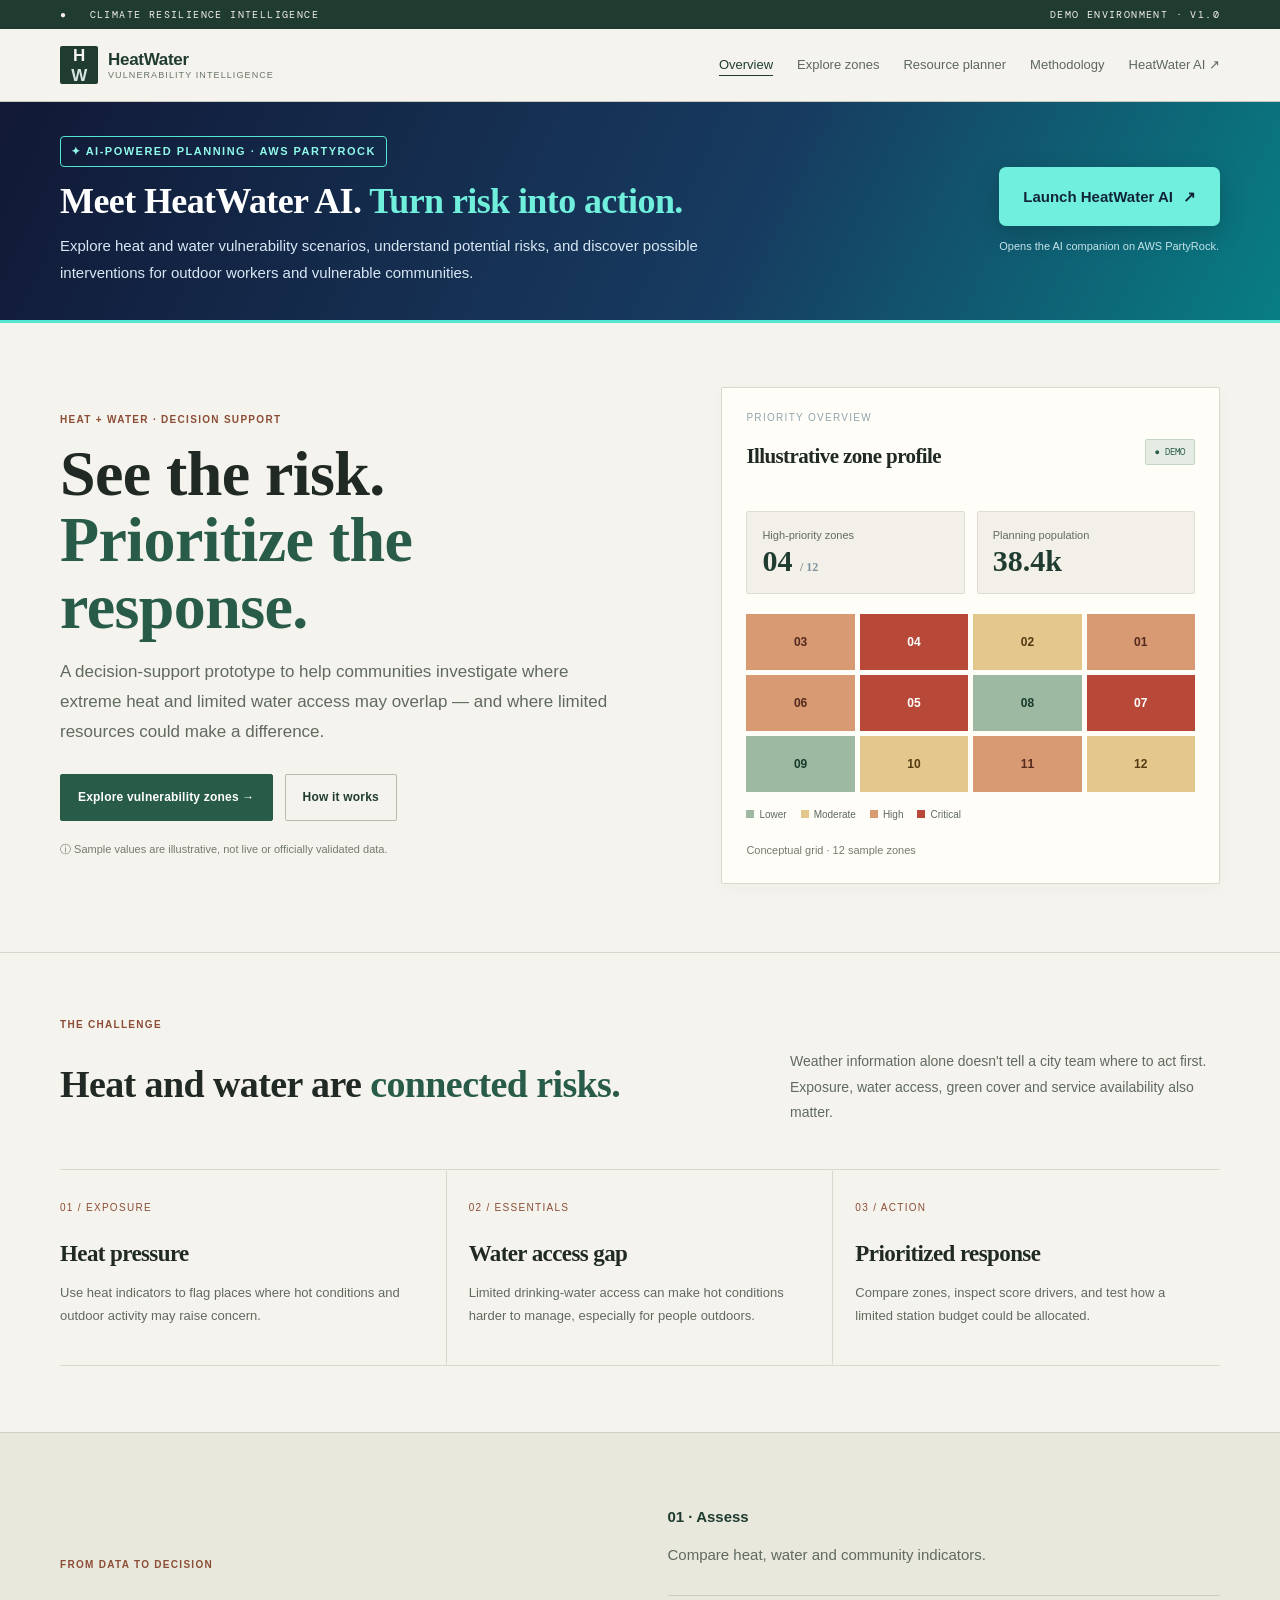
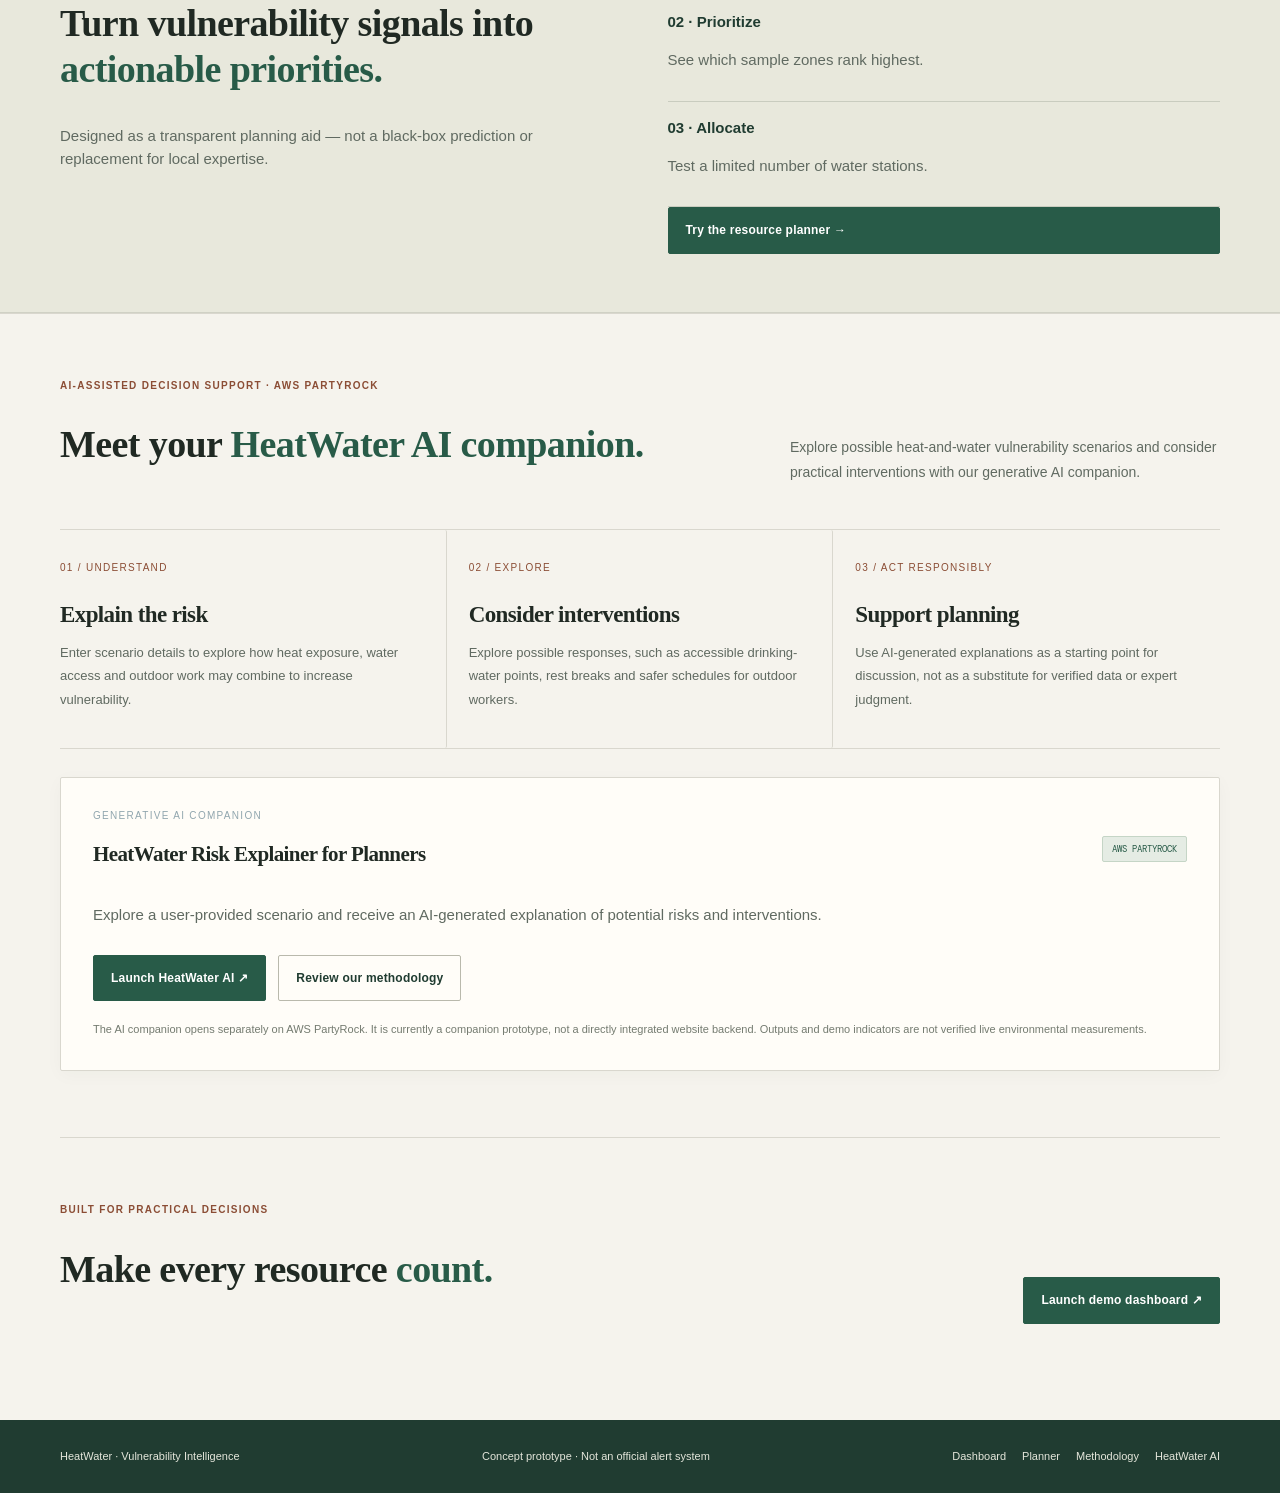
<file: index.html>
<!doctype html>
<html lang="en">
<head>
  <meta charset="utf-8">
  <meta name="viewport" content="width=device-width,initial-scale=1">
  <title>HeatWater | Climate Resilience Intelligence</title>
  <link rel="stylesheet" href="styles.css">
</head>
<body>
  <div class="top">
    ● &nbsp; CLIMATE RESILIENCE INTELLIGENCE
    <span style="float:right">DEMO ENVIRONMENT · V1.0</span>
  </div>

  <header>
    <div class="wrap nav">
      <a class="brand" href="index.html">
        <span class="mark">H<span style="color:#d6e6e1">W</span></span>
        <span>HeatWater<small>VULNERABILITY INTELLIGENCE</small></span>
      </a>
      <nav class="navlinks">
        <a class="active" href="index.html">Overview</a>
        <a href="dashboard.html">Explore zones</a>
        <a href="planner.html">Resource planner</a>
        <a href="methodology.html">Methodology</a>
        <a href="#heatwater-ai">HeatWater AI ↗</a>
      </nav>
    </div>
  </header>

  <main>
    
<!-- FEATURED AWS AI LAUNCH BANNER -->
<section id="featured-ai" style="
  background:linear-gradient(115deg,#111936 0%,#173b60 58%,#087e83 100%);
  color:#ffffff;
  padding:34px 24px;
  border-bottom:3px solid #55e6d1;
">
  <div style="
    max-width:1160px;
    margin:0 auto;
    display:flex;
    align-items:center;
    justify-content:space-between;
    gap:28px;
    flex-wrap:wrap;
  ">
    <div style="flex:1;min-width:260px;">
      <div style="
        display:inline-block;
        padding:6px 10px;
        border:1px solid #55e6d1;
        border-radius:4px;
        color:#8ff8e8;
        font-size:11px;
        font-weight:700;
        letter-spacing:1.5px;
        margin-bottom:14px;
      ">
        ✦ AI-POWERED PLANNING · AWS PARTYROCK
      </div>

      <h2 style="
        margin:0 0 10px;
        color:#ffffff;
        font-size:clamp(25px,3vw,36px);
        line-height:1.15;
      ">
        Meet HeatWater AI.
        <span style="color:#70f0dc;">Turn risk into action.</span>
      </h2>

      <p style="
        max-width:650px;
        margin:0;
        color:#d8e7f4;
        font-size:15px;
        line-height:1.8;
      ">
        Explore heat and water vulnerability scenarios, understand
        potential risks, and discover possible interventions for
        outdoor workers and vulnerable communities.
      </p>
    </div>

    <div style="min-width:220px;">
      <a
        href="https://partyrock.aws/u/deepika68/bjuSpLj20/HeatWater-Risk-Explainer-for-Planners/"
        target="_blank"
        rel="noopener noreferrer"
        style="
          display:inline-flex;
          align-items:center;
          justify-content:center;
          gap:10px;
          padding:16px 22px;
          background:#70f0dc;
          color:#10243a;
          border:2px solid #70f0dc;
          border-radius:7px;
          font-size:15px;
          font-weight:800;
          text-decoration:none;
          box-shadow:0 8px 24px rgba(0,0,0,.18);
        "
      >
        Launch HeatWater AI <span aria-hidden="true">↗</span>
      </a>

      <p style="
        margin:12px 0 0;
        color:#c6e3e8;
        font-size:11px;
        line-height:1.6;
      ">
        Opens the AI companion on AWS PartyRock.
      </p>
    </div>
  </div>
</section>
<!-- END FEATURED AWS AI LAUNCH BANNER -->

    <section class="wrap hero">
      <div>
        <div class="eyebrow">HEAT + WATER · DECISION SUPPORT</div>
        <h1>See the risk.<br><em>Prioritize the response.</em></h1>
        <p>
          A decision-support prototype to help communities investigate
          where extreme heat and limited water access may overlap —
          and where limited resources could make a difference.
        </p>
        <div class="actions">
          <a class="button primary" href="dashboard.html">
            Explore vulnerability zones →
          </a>
          <a class="button secondary" href="methodology.html">
            How it works
          </a>
        </div>
        <div class="note">
          ⓘ Sample values are illustrative, not live or officially validated data.
        </div>
      </div>

      <div class="visual">
        <div class="visual-head">
          <div>
            <div class="label">PRIORITY OVERVIEW</div>
            <h3>Illustrative zone profile</h3>
          </div>
          <span class="tag">● DEMO</span>
        </div>
        <div class="metrics">
          <div class="metric">
            <span>High-priority zones</span>
            <strong>04 <small style="font-size:12px;color:#7d929b">/ 12</small></strong>
          </div>
          <div class="metric">
            <span>Planning population</span>
            <strong>38.4k</strong>
          </div>
        </div>
        <div class="mapgrid">
          <button class="tile high">03</button>
          <button class="tile critical">04</button>
          <button class="tile moderate">02</button>
          <button class="tile high">01</button>
          <button class="tile high">06</button>
          <button class="tile critical">05</button>
          <button class="tile low">08</button>
          <button class="tile critical">07</button>
          <button class="tile low">09</button>
          <button class="tile moderate">10</button>
          <button class="tile high">11</button>
          <button class="tile moderate">12</button>
        </div>
        <div class="legend">
          <span><i class="low"></i>Lower</span>
          <span><i class="moderate"></i>Moderate</span>
          <span><i class="high"></i>High</span>
          <span><i class="critical"></i>Critical</span>
        </div>
        <div class="note">Conceptual grid · 12 sample zones</div>
      </div>
    </section>

    <section class="section">
      <div class="wrap">
        <div class="sectionhead">
          <div>
            <div class="eyebrow">THE CHALLENGE</div>
            <h2>Heat and water are <em>connected risks.</em></h2>
          </div>
          <p>
            Weather information alone doesn't tell a city team where to act first.
            Exposure, water access, green cover and service availability also matter.
          </p>
        </div>

        <div class="cards">
          <article class="card">
            <span class="number">01 / EXPOSURE</span>
            <h3>Heat pressure</h3>
            <p>
              Use heat indicators to flag places where hot conditions and
              outdoor activity may raise concern.
            </p>
          </article>
          <article class="card">
            <span class="number">02 / ESSENTIALS</span>
            <h3>Water access gap</h3>
            <p>
              Limited drinking-water access can make hot conditions harder
              to manage, especially for people outdoors.
            </p>
          </article>
          <article class="card">
            <span class="number">03 / ACTION</span>
            <h3>Prioritized response</h3>
            <p>
              Compare zones, inspect score drivers, and test how a limited
              station budget could be allocated.
            </p>
          </article>
        </div>
      </div>
    </section>

    <section class="band">
      <div class="wrap bandgrid">
        <div>
          <div class="eyebrow">FROM DATA TO DECISION</div>
          <h2>Turn vulnerability signals into <em>actionable priorities.</em></h2>
          <p>
            Designed as a transparent planning aid — not a black-box
            prediction or replacement for local expertise.
          </p>
        </div>
        <div class="steps">
          <div class="step">
            <b>01 · Assess</b>
            <p>Compare heat, water and community indicators.</p>
          </div>
          <div class="step">
            <b>02 · Prioritize</b>
            <p>See which sample zones rank highest.</p>
          </div>
          <div class="step">
            <b>03 · Allocate</b>
            <p>Test a limited number of water stations.</p>
          </div>
          <a class="button primary" href="planner.html">
            Try the resource planner →
          </a>
        </div>
      </div>
    </section>

    <!-- NEW: AWS PARTYROCK AI COMPANION -->
    <section class="section" id="heatwater-ai">
      <div class="wrap">
        <div class="sectionhead">
          <div>
            <div class="eyebrow">AI-ASSISTED DECISION SUPPORT · AWS PARTYROCK</div>
            <h2>Meet your <em>HeatWater AI companion.</em></h2>
          </div>
          <p>
            Explore possible heat-and-water vulnerability scenarios
            and consider practical interventions with our generative
            AI companion.
          </p>
        </div>

        <div class="cards">
          <article class="card">
            <span class="number">01 / UNDERSTAND</span>
            <h3>Explain the risk</h3>
            <p>
              Enter scenario details to explore how heat exposure,
              water access and outdoor work may combine to increase vulnerability.
            </p>
          </article>

          <article class="card">
            <span class="number">02 / EXPLORE</span>
            <h3>Consider interventions</h3>
            <p>
              Explore possible responses, such as accessible drinking-water
              points, rest breaks and safer schedules for outdoor workers.
            </p>
          </article>

          <article class="card">
            <span class="number">03 / ACT RESPONSIBLY</span>
            <h3>Support planning</h3>
            <p>
              Use AI-generated explanations as a starting point for discussion,
              not as a substitute for verified data or expert judgment.
            </p>
          </article>
        </div>

        <div class="visual" style="margin-top:28px;padding:32px">
          <div class="visual-head">
            <div>
              <div class="label">GENERATIVE AI COMPANION</div>
              <h3>HeatWater Risk Explainer for Planners</h3>
            </div>
            <span class="tag">AWS PARTYROCK</span>
          </div>

          <p>
            Explore a user-provided scenario and receive an AI-generated
            explanation of potential risks and interventions.
          </p>

          <div class="actions">
            <a
              class="button primary"
              href="https://partyrock.aws/u/deepika68/bjuSpLj20/HeatWater-Risk-Explainer-for-Planners/"
              target="_blank"
              rel="noopener noreferrer">
              Launch HeatWater AI ↗
            </a>
            <a class="button secondary" href="methodology.html">
              Review our methodology
            </a>
          </div>

          <div class="note">
            The AI companion opens separately on AWS PartyRock.
            It is currently a companion prototype, not a directly
            integrated website backend. Outputs and demo indicators
            are not verified live environmental measurements.
          </div>
        </div>
      </div>
    </section>

    <section class="wrap section">
      <div class="sectionhead">
        <div>
          <div class="eyebrow">BUILT FOR PRACTICAL DECISIONS</div>
          <h2>Make every resource <em>count.</em></h2>
        </div>
        <a class="button primary" href="dashboard.html">
          Launch demo dashboard ↗
        </a>
      </div>
    </section>
  </main>

  <footer class="footer">
    <div class="wrap footrow">
      <span>HeatWater · Vulnerability Intelligence</span>
      <span>Concept prototype · Not an official alert system</span>
      <div class="footlinks">
        <a href="dashboard.html">Dashboard</a>
        <a href="planner.html">Planner</a>
        <a href="methodology.html">Methodology</a>
        <a href="#heatwater-ai">HeatWater AI</a>
      </div>
    </div>
  </footer>
</body>
</html>
</file>
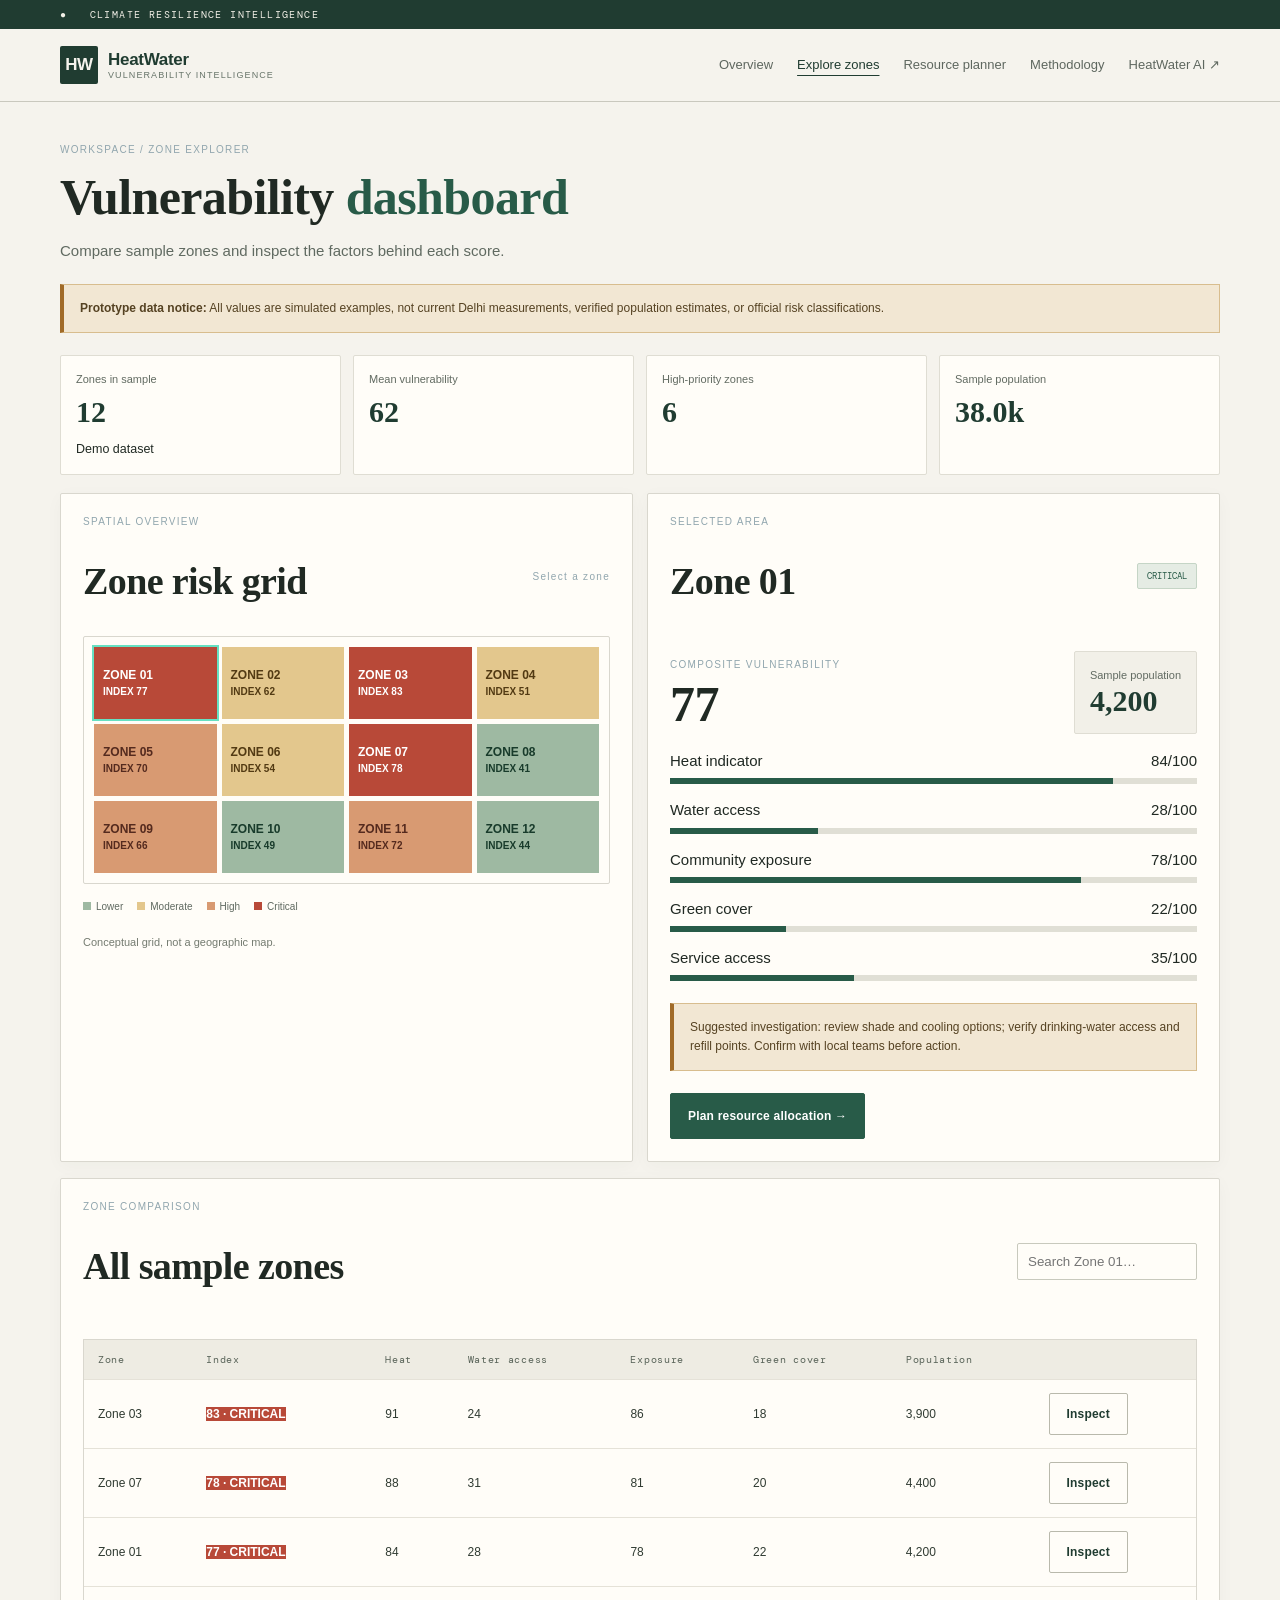
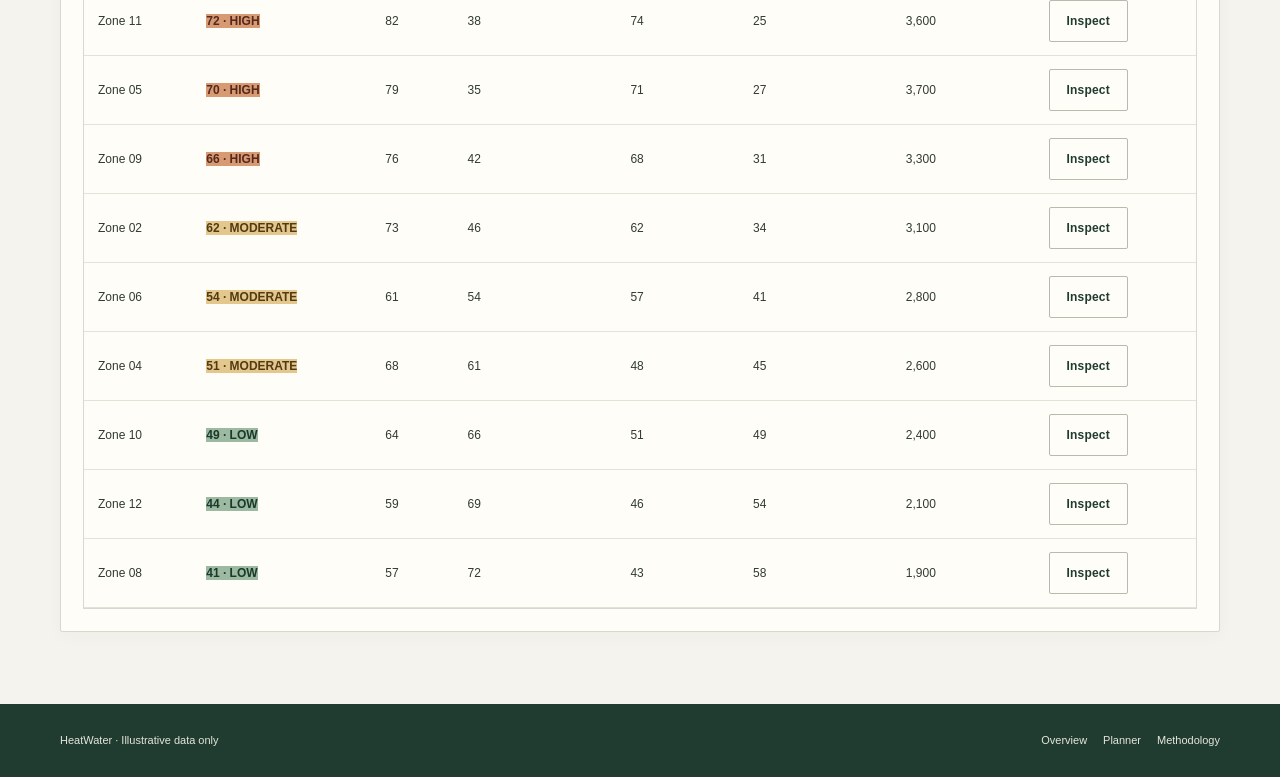
<file: dashboard.html>
<!doctype html><html lang="en"><head><meta charset="utf-8"><meta name="viewport" content="width=device-width,initial-scale=1"><title>Explore Zones | HeatWater</title><link rel="stylesheet" href="styles.css"></head><body><div class="top">● &nbsp; CLIMATE RESILIENCE INTELLIGENCE</div><header><div class="wrap nav"><a class="brand" href="index.html"><span class="mark">HW</span><span>HeatWater<small>VULNERABILITY INTELLIGENCE</small></span></a><nav class="navlinks"><a href="index.html">Overview</a><a class="active" href="dashboard.html">Explore zones</a><a href="planner.html">Resource planner</a><a href="methodology.html">Methodology</a><a href="index.html#heatwater-ai">HeatWater AI ↗</a></nav></div></header><main class="wrap page"><div class="kicker">WORKSPACE / ZONE EXPLORER</div><h1>Vulnerability <em>dashboard</em></h1><p class="sublead">Compare sample zones and inspect the factors behind each score.</p><div class="notice"><b>Prototype data notice:</b> All values are simulated examples, not current Delhi measurements, verified population estimates, or official risk classifications.</div><div class="statgrid"><div class="metric"><span>Zones in sample</span><strong>12</strong><small>Demo dataset</small></div><div class="metric"><span>Mean vulnerability</span><strong id="mean">—</strong></div><div class="metric"><span>High-priority zones</span><strong id="highcount">—</strong></div><div class="metric"><span>Sample population</span><strong id="pop">—</strong></div></div><div class="twocol"><section class="panel"><div class="row-between"><div><div class="label">SPATIAL OVERVIEW</div><h2>Zone risk grid</h2></div><span class="label">Select a zone</span></div><div id="grid" class="mapbig"></div><div class="legend"><span><i class="low"></i>Lower</span><span><i class="moderate"></i>Moderate</span><span><i class="high"></i>High</span><span><i class="critical"></i>Critical</span></div><p class="note">Conceptual grid, not a geographic map.</p></section><section class="panel"><div class="row-between"><div><div class="label">SELECTED AREA</div><h2 id="zname">Zone 01</h2></div><span id="badge" class="tag">—</span></div><div class="row-between" style="margin:15px 0"><div><span class="label">COMPOSITE VULNERABILITY</span><h1 id="score" style="margin:4px 0">—</h1></div><div class="metric"><span>Sample population</span><strong id="zpop">—</strong></div></div><div id="bars"></div><div class="notice" id="action">Select a zone.</div><a class="button primary" href="planner.html">Plan resource allocation →</a></section></div><section class="panel" style="margin-top:16px"><div class="row-between"><div><div class="label">ZONE COMPARISON</div><h2>All sample zones</h2></div><input class="search" id="search" placeholder="Search Zone 01…" aria-label="Search zones"></div><div class="tablewrap"><table><thead><tr><th>Zone</th><th>Index</th><th>Heat</th><th>Water access</th><th>Exposure</th><th>Green cover</th><th>Population</th><th></th></tr></thead><tbody id="rows"></tbody></table></div></section></main><footer class="footer"><div class="wrap footrow"><span>HeatWater · Illustrative data only</span><div class="footlinks"><a href="index.html">Overview</a><a href="planner.html">Planner</a><a href="methodology.html">Methodology</a></div></div></footer><script src="app.js"></script></body></html>
</file>
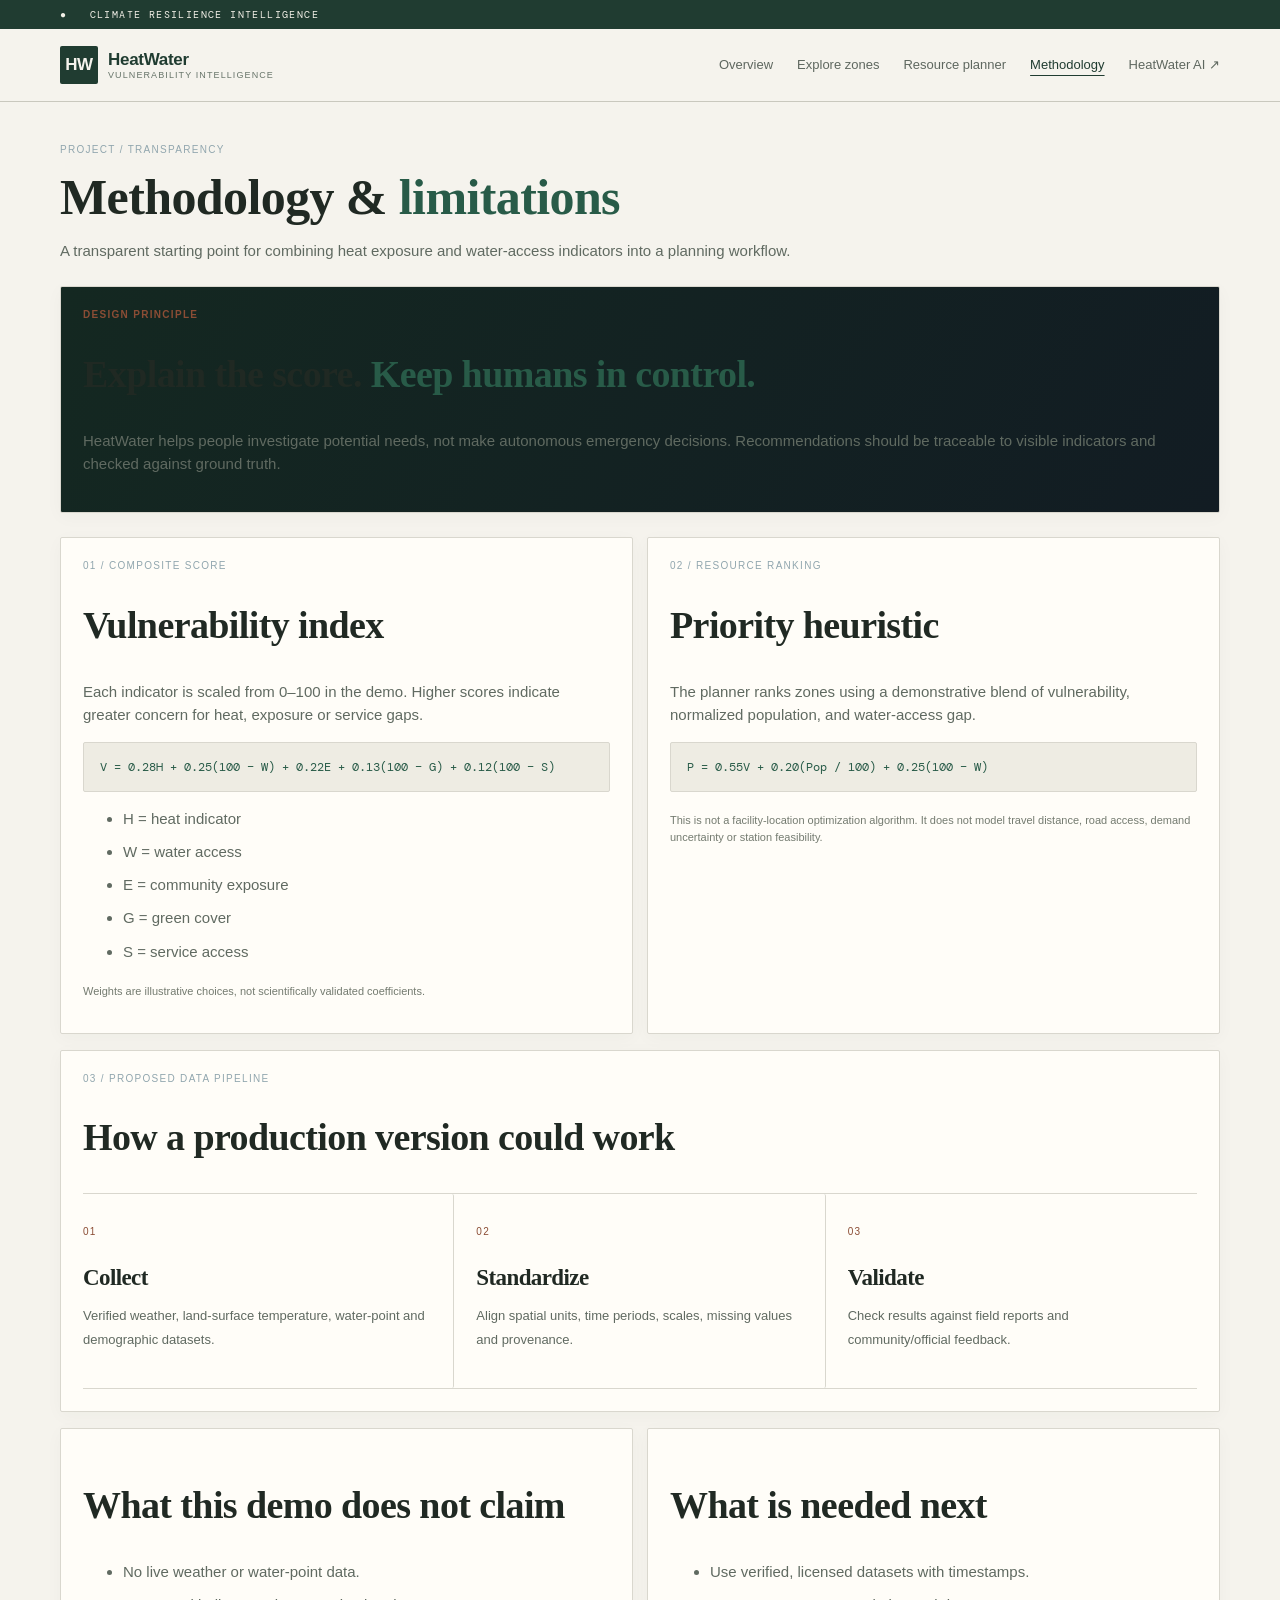
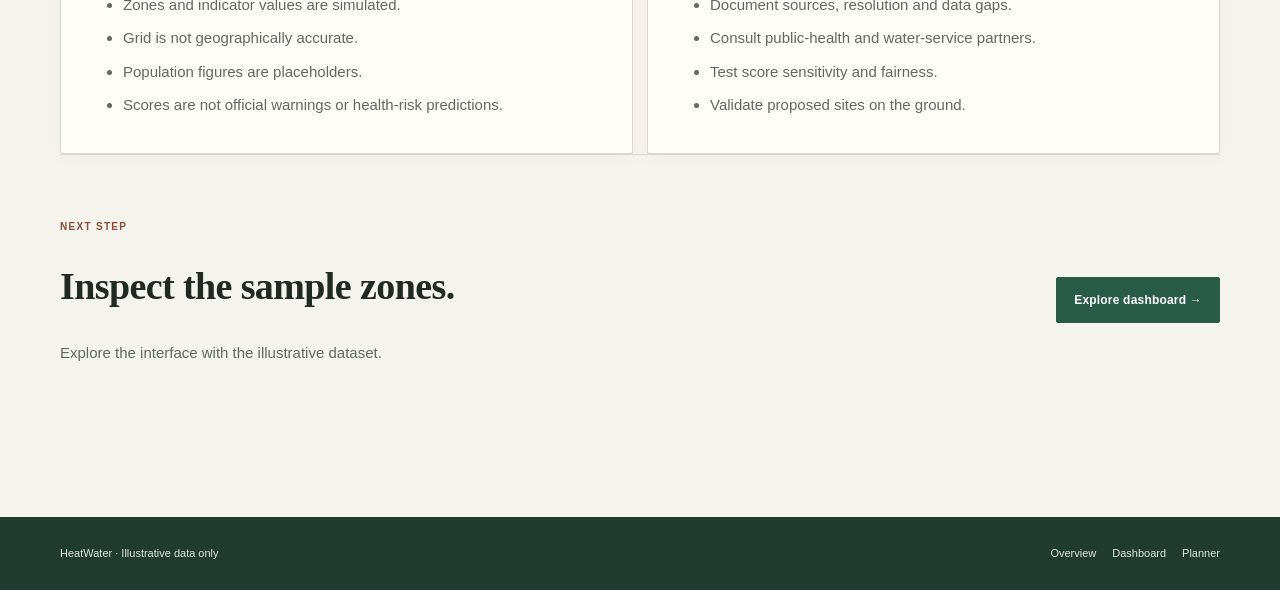
<file: methodology.html>
<!doctype html><html lang="en"><head><meta charset="utf-8"><meta name="viewport" content="width=device-width,initial-scale=1"><title>Methodology | HeatWater</title><link rel="stylesheet" href="styles.css"></head><body><div class="top">● &nbsp; CLIMATE RESILIENCE INTELLIGENCE</div><header><div class="wrap nav"><a class="brand" href="index.html"><span class="mark">HW</span><span>HeatWater<small>VULNERABILITY INTELLIGENCE</small></span></a><nav class="navlinks"><a href="index.html">Overview</a><a href="dashboard.html">Explore zones</a><a href="planner.html">Resource planner</a><a class="active" href="methodology.html">Methodology</a><a href="index.html#heatwater-ai">HeatWater AI ↗</a></nav></div></header><main class="wrap page"><div class="kicker">PROJECT / TRANSPARENCY</div><h1>Methodology & <em>limitations</em></h1><p class="sublead">A transparent starting point for combining heat exposure and water-access indicators into a planning workflow.</p><section class="panel" style="margin:24px 0;background:linear-gradient(120deg,#142821,#121c23)"><div class="eyebrow">DESIGN PRINCIPLE</div><h2>Explain the score. <em>Keep humans in control.</em></h2><p>HeatWater helps people investigate potential needs, not make autonomous emergency decisions. Recommendations should be traceable to visible indicators and checked against ground truth.</p></section><div class="twocol"><section class="panel"><div class="label">01 / COMPOSITE SCORE</div><h2>Vulnerability index</h2><p>Each indicator is scaled from 0–100 in the demo. Higher scores indicate greater concern for heat, exposure or service gaps.</p><div class="formula">V = 0.28H + 0.25(100 − W) + 0.22E + 0.13(100 − G) + 0.12(100 − S)</div><ul class="list"><li>H = heat indicator</li><li>W = water access</li><li>E = community exposure</li><li>G = green cover</li><li>S = service access</li></ul><p class="note">Weights are illustrative choices, not scientifically validated coefficients.</p></section><section class="panel"><div class="label">02 / RESOURCE RANKING</div><h2>Priority heuristic</h2><p>The planner ranks zones using a demonstrative blend of vulnerability, normalized population, and water-access gap.</p><div class="formula">P = 0.55V + 0.20(Pop / 100) + 0.25(100 − W)</div><p class="note">This is not a facility-location optimization algorithm. It does not model travel distance, road access, demand uncertainty or station feasibility.</p></section></div><section class="panel" style="margin-top:16px"><div class="label">03 / PROPOSED DATA PIPELINE</div><h2>How a production version could work</h2><div class="cards"><div class="card"><span class="number">01</span><h3>Collect</h3><p>Verified weather, land-surface temperature, water-point and demographic datasets.</p></div><div class="card"><span class="number">02</span><h3>Standardize</h3><p>Align spatial units, time periods, scales, missing values and provenance.</p></div><div class="card"><span class="number">03</span><h3>Validate</h3><p>Check results against field reports and community/official feedback.</p></div></div></section><div class="twocol" style="margin-top:16px"><section class="panel"><h2>What this demo does not claim</h2><ul class="list"><li>No live weather or water-point data.</li><li>Zones and indicator values are simulated.</li><li>Grid is not geographically accurate.</li><li>Population figures are placeholders.</li><li>Scores are not official warnings or health-risk predictions.</li></ul></section><section class="panel"><h2>What is needed next</h2><ul class="list"><li>Use verified, licensed datasets with timestamps.</li><li>Document sources, resolution and data gaps.</li><li>Consult public-health and water-service partners.</li><li>Test score sensitivity and fairness.</li><li>Validate proposed sites on the ground.</li></ul></section></div><section class="section"><div class="row-between"><div><div class="eyebrow">NEXT STEP</div><h2>Inspect the sample zones.</h2><p>Explore the interface with the illustrative dataset.</p></div><a class="button primary" href="dashboard.html">Explore dashboard →</a></div></section></main><footer class="footer"><div class="wrap footrow"><span>HeatWater · Illustrative data only</span><div class="footlinks"><a href="index.html">Overview</a><a href="dashboard.html">Dashboard</a><a href="planner.html">Planner</a></div></div></footer></body></html>
</file>
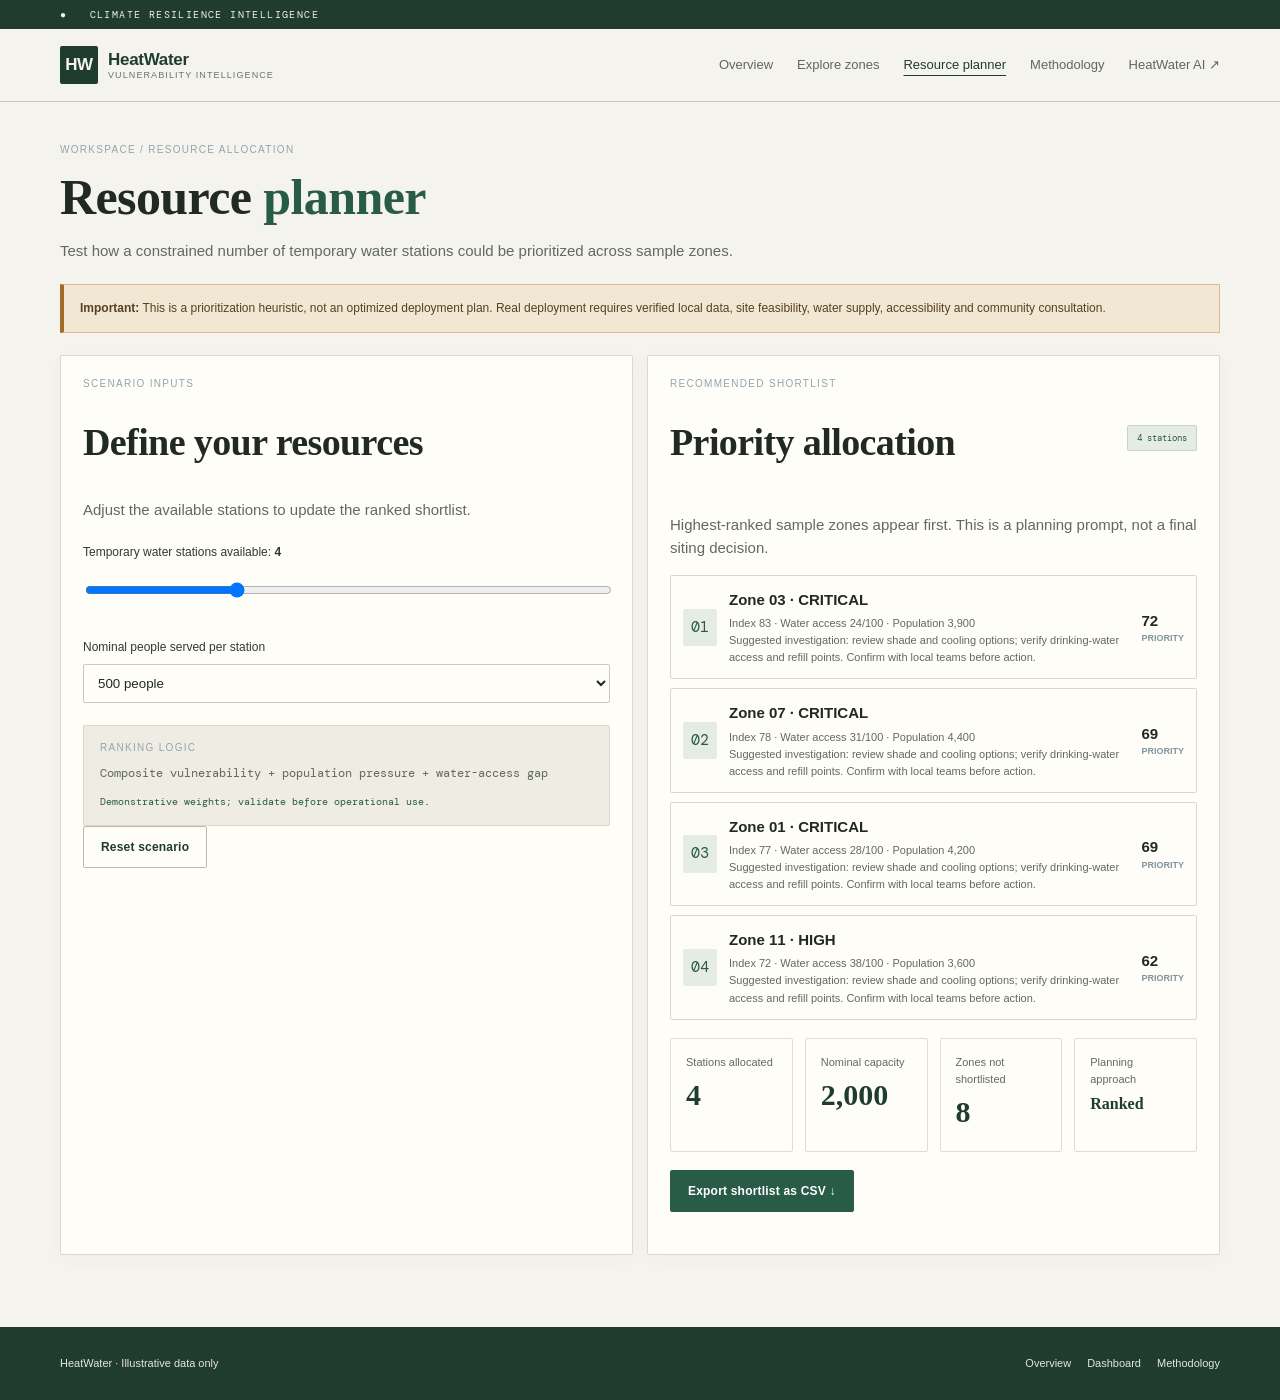
<file: planner.html>
<!doctype html><html lang="en"><head><meta charset="utf-8"><meta name="viewport" content="width=device-width,initial-scale=1"><title>Resource Planner | HeatWater</title><link rel="stylesheet" href="styles.css"></head><body><div class="top">● &nbsp; CLIMATE RESILIENCE INTELLIGENCE</div><header><div class="wrap nav"><a class="brand" href="index.html"><span class="mark">HW</span><span>HeatWater<small>VULNERABILITY INTELLIGENCE</small></span></a><nav class="navlinks"><a href="index.html">Overview</a><a href="dashboard.html">Explore zones</a><a class="active" href="planner.html">Resource planner</a><a href="methodology.html">Methodology</a><a href="index.html#heatwater-ai">HeatWater AI ↗</a></nav></div></header><main class="wrap page"><div class="kicker">WORKSPACE / RESOURCE ALLOCATION</div><h1>Resource <em>planner</em></h1><p class="sublead">Test how a constrained number of temporary water stations could be prioritized across sample zones.</p><div class="notice"><b>Important:</b> This is a prioritization heuristic, not an optimized deployment plan. Real deployment requires verified local data, site feasibility, water supply, accessibility and community consultation.</div><div class="twocol"><section class="panel planner"><div class="label">SCENARIO INPUTS</div><h2>Define your resources</h2><p>Adjust the available stations to update the ranked shortlist.</p><label for="stations">Temporary water stations available: <b id="stationval">4</b></label><input id="stations" type="range" min="1" max="12" value="4"><label for="capacity">Nominal people served per station</label><select id="capacity"><option value="250">250 people</option><option value="500" selected>500 people</option><option value="750">750 people</option><option value="1000">1,000 people</option></select><div class="formula" style="margin-top:22px"><div class="label">RANKING LOGIC</div><p>Composite vulnerability + population pressure + water-access gap</p><small>Demonstrative weights; validate before operational use.</small></div><button class="button secondary" id="reset">Reset scenario</button></section><section class="panel"><div class="row-between"><div><div class="label">RECOMMENDED SHORTLIST</div><h2>Priority allocation</h2></div><span class="tag" id="stationtag">4 stations</span></div><p>Highest-ranked sample zones appear first. This is a planning prompt, not a final siting decision.</p><div id="allocations" class="allocation"></div><div class="statgrid"><div class="metric"><span>Stations allocated</span><strong id="allocated">4</strong></div><div class="metric"><span>Nominal capacity</span><strong id="capTotal">2,000</strong></div><div class="metric"><span>Zones not shortlisted</span><strong id="unserved">8</strong></div><div class="metric"><span>Planning approach</span><strong style="font-size:16px">Ranked</strong></div></div><button class="button primary" id="export">Export shortlist as CSV ↓</button><p id="status" class="note" aria-live="polite"></p></section></div></main><footer class="footer"><div class="wrap footrow"><span>HeatWater · Illustrative data only</span><div class="footlinks"><a href="index.html">Overview</a><a href="dashboard.html">Dashboard</a><a href="methodology.html">Methodology</a></div></div></footer><script src="app.js"></script></body></html>
</file>
<file: styles.css>
@import url('https://fonts.googleapis.com/css2?family=DM+Mono:wght@400;500&family=DM+Sans:wght@400;500;700&family=Manrope:wght@500;600;700;800&display=swap');
:root{--bg:#0b1116;--panel:#121c23;--line:#293942;--text:#eaf1f3;--muted:#96a8b0;--mint:#66e0c2;--amber:#ffb36b;--red:#ff777b}*{box-sizing:border-box}body{margin:0;background:var(--bg);color:var(--text);font:14px 'DM Sans',sans-serif;line-height:1.6}a{color:inherit;text-decoration:none}.wrap{width:min(1120px,calc(100% - 36px));margin:auto}.top{padding:8px max(18px,calc((100vw - 1120px)/2));background:#070c10;color:#91a4ac;font:10px 'DM Mono';letter-spacing:1px;border-bottom:1px solid var(--line)}header{position:sticky;top:0;z-index:4;background:#0d151aee;backdrop-filter:blur(12px);border-bottom:1px solid var(--line)}.nav{height:76px;display:flex;align-items:center;gap:28px}.brand{font:800 17px Manrope;letter-spacing:-.5px;display:flex;align-items:center;gap:10px;white-space:nowrap}.mark{display:grid;place-items:center;width:38px;height:38px;border:1px solid #3d6b60;border-radius:10px;color:var(--mint);background:#132a25}.brand small{display:block;font:9px 'DM Mono';letter-spacing:1px;color:#8ca0a8}.navlinks{display:flex;gap:22px;margin-left:auto}.navlinks a{font-size:12px;color:#a8b7bd}.navlinks a:hover,.navlinks a.active{color:var(--mint)}.button{display:inline-block;border:1px solid #3d5a58;padding:12px 16px;border-radius:7px;font-weight:700;font-size:12px;cursor:pointer}.primary{background:var(--mint);color:#092019;border-color:var(--mint)}.secondary{color:var(--text)}.eyebrow,.kicker,.label{font:10px 'DM Mono';letter-spacing:1.2px;color:#91a6ae}.eyebrow{color:var(--mint)}h1,h2,h3{font-family:Manrope,sans-serif;line-height:1.2;letter-spacing:-.8px}h1{font-size:clamp(38px,5vw,60px);margin:16px 0}h1 em,h2 em{font-style:normal;color:var(--mint)}h2{font-size:30px}p{color:var(--muted)}.hero{display:grid;grid-template-columns:1.1fr .9fr;gap:60px;align-items:center;padding-top:75px;padding-bottom:75px}.hero p{max-width:600px;line-height:1.9}.actions{display:flex;gap:12px;flex-wrap:wrap;margin-top:26px}.note{font-size:11px;color:#7e929b;margin-top:20px}.visual,.panel,.card{background:var(--panel);border:1px solid var(--line);border-radius:10px;padding:22px}.visual-head,.row-between{display:flex;align-items:center;justify-content:space-between;gap:14px}.tag{font:9px 'DM Mono';color:var(--mint);background:#16332c;border:1px solid #2a574b;border-radius:20px;padding:6px 9px}.metrics{display:grid;grid-template-columns:repeat(2,1fr);gap:10px;margin:20px 0}.metric{background:#0c151a;border:1px solid var(--line);border-radius:7px;padding:13px}.metric span{display:block;color:#8da1a9;font-size:10px}.metric strong{font:700 25px Manrope}.mapgrid{display:grid;grid-template-columns:repeat(4,1fr);gap:7px}.tile{border:1px solid #ffffff22;border-radius:5px;min-height:55px;color:white;font:11px 'DM Mono';cursor:pointer}.low{background:#347f6d}.moderate{background:#a9864b}.high{background:#bd6c45}.critical{background:#a7464e}.legend{display:flex;gap:14px;flex-wrap:wrap;font-size:10px;color:#90a2aa;margin-top:15px}.legend i{display:inline-block;width:8px;height:8px;border-radius:2px;margin-right:5px}.section{padding:65px 0;border-top:1px solid var(--line)}.sectionhead{display:flex;justify-content:space-between;align-items:end;gap:30px;margin-bottom:26px}.sectionhead p{max-width:430px}.cards{display:grid;grid-template-columns:repeat(3,1fr);gap:14px}.card h3{margin-bottom:8px}.card p{font-size:12px;line-height:1.8}.number{font:10px 'DM Mono';color:var(--mint)}.band{background:#101c21;border-block:1px solid var(--line);padding:55px 0}.bandgrid{display:grid;grid-template-columns:1fr 1fr;gap:55px;align-items:center}.steps{display:grid;gap:12px}.step{border-bottom:1px solid var(--line);padding:10px 0}.step b{color:var(--text)}.footer{border-top:1px solid var(--line);background:#070d11;padding:28px 0;color:#82959d;font-size:11px}.footrow{display:flex;justify-content:space-between;gap:20px;align-items:center}.footlinks{display:flex;gap:16px}.page{padding:45px 0 70px}.page h1{font-size:43px}.sublead{max-width:760px}.notice{padding:14px 16px;border:1px solid #665333;background:#241f17;border-radius:7px;margin:22px 0;color:#ead5ad;font-size:12px}.statgrid{display:grid;grid-template-columns:repeat(4,1fr);gap:12px;margin:18px 0}.statgrid .metric strong{display:block;margin:7px 0}.twocol{display:grid;grid-template-columns:1fr 1fr;gap:16px}.threecol{display:grid;grid-template-columns:repeat(3,1fr);gap:12px}.mapbig{display:grid;grid-template-columns:repeat(4,1fr);gap:8px;background:#0c151a;border:1px solid var(--line);border-radius:8px;padding:14px}.mapbig .tile{min-height:75px;text-align:left;padding:9px}.mapbig .tile b,.mapbig .tile small{display:block}.mapbig small{margin-top:4px}.bar{height:6px;background:#2b3b42;border-radius:8px;overflow:hidden;margin:6px 0 14px}.bar span{display:block;height:100%;background:var(--mint)}.tablewrap{overflow:auto;margin-top:18px}table{width:100%;border-collapse:collapse;white-space:nowrap;font-size:11px}th,td{text-align:left;padding:12px;border-bottom:1px solid var(--line)}th{font:9px 'DM Mono';color:#81969e;background:#0c151a}td{color:#b8c6cb}.search,select,input[type=range]{background:#0b1318;border:1px solid #36474f;color:var(--text);padding:10px;border-radius:6px}.search{width:180px}.planner label{display:block;margin:22px 0 8px;color:#d2dcdf;font-size:12px}.planner input[type=range],.planner select{width:100%}.allocation{display:grid;gap:9px;margin:16px 0}.allocitem{display:grid;grid-template-columns:34px 1fr auto;gap:12px;align-items:center;padding:12px;border:1px solid var(--line);border-radius:7px;background:#0c151a}.rank{background:#183a31;color:var(--mint);padding:7px;border-radius:5px;text-align:center;font-family:'DM Mono'}.allocitem p{font-size:11px;margin:4px 0 0}.formula{padding:16px;background:#0b1318;border:1px solid var(--line);border-radius:7px;color:var(--mint);font:12px 'DM Mono';overflow-wrap:anywhere}.list li{margin:10px 0;color:var(--muted)}button{font-family:inherit}@media(max-width:800px){.nav{height:auto;min-height:70px;flex-wrap:wrap;padding:12px 0}.navlinks{order:3;width:100%;overflow:auto;margin:0;padding-bottom:5px}.hero,.bandgrid,.twocol{grid-template-columns:1fr;gap:28px}.hero{padding-top:45px;padding-bottom:45px}.cards{grid-template-columns:1fr}.sectionhead{display:block}.statgrid{grid-template-columns:repeat(2,1fr)}.footrow{align-items:flex-start;flex-wrap:wrap}.page h1{font-size:35px}}@media(max-width:460px){.wrap{width:calc(100% - 24px)}.brand{font-size:15px}.navlinks{gap:16px}.navlinks a{white-space:nowrap;font-size:11px}.visual,.panel,.card{padding:15px}.mapbig{gap:4px;padding:7px}.mapbig .tile{min-height:58px;padding:5px}.statgrid .metric strong{font-size:21px}.footlinks{flex-wrap:wrap}}

/* HeatWater editorial redesign: civic climate-risk tool, not a neon AI dashboard */
:root{--bg:#f5f3ed;--panel:#fffdf8;--line:#d9d7ce;--text:#202923;--muted:#606a61;--mint:#285b48;--amber:#b97926;--red:#b84938}
body{background:var(--bg);color:var(--text);font-family:Arial,Helvetica,sans-serif;font-size:15px;line-height:1.55}
.wrap{width:min(1160px,calc(100% - 48px))}
.top{background:#203c31;color:#f2f0e7;border:0;padding:8px max(24px,calc((100vw - 1160px)/2));font-size:10px;letter-spacing:1.4px}
header{background:#f5f3ed;border-bottom:1px solid #c9c8be;backdrop-filter:none}
.nav{height:72px}.brand{font-family:Arial,sans-serif;font-size:17px;letter-spacing:-.3px;color:#203c31}.brand small{font-family:Arial,sans-serif;color:#68756a;letter-spacing:1.1px;font-size:9px}.mark{border-radius:2px;background:#203c31;color:#f5f3ed;border:0}.navlinks{gap:24px}.navlinks a{font-size:13px;color:#5e675f}.navlinks a:hover,.navlinks a.active{color:#203c31;text-decoration:underline;text-underline-offset:6px}
h1,h2,h3{font-family:Georgia,'Times New Roman',serif;letter-spacing:-.6px;font-weight:600}h1{font-size:clamp(42px,5vw,66px);line-height:1.04}h1 em,h2 em{color:#285b48}h2{font-size:clamp(28px,3vw,38px)}p{color:#606a61}.eyebrow,.kicker,.label,.number{font-family:Arial,sans-serif;letter-spacing:1.3px;font-size:10px}.eyebrow{color:#8b4d35;font-weight:700}
.hero{padding-top:64px;padding-bottom:68px;gap:52px}.hero p{font-size:17px;line-height:1.75;max-width:560px}.actions{margin-top:28px}.button{border-radius:2px;padding:13px 17px;font-size:12px;letter-spacing:.2px}.primary{background:#285b48;border-color:#285b48;color:white}.primary:hover{background:#203c31}.secondary{border-color:#b9b9ac;color:#203c31;background:transparent}.note{color:#747b70;font-size:11px}.visual,.panel,.card{background:#fffdf8;border:1px solid #d9d7ce;border-radius:2px;box-shadow:0 4px 18px #26352a08}.visual{padding:24px}.visual h3{font-size:21px}.tag{border-radius:2px;background:#e5ece4;border-color:#c5d5c6;color:#285b48}.metrics{gap:12px}.metric{background:#f2f0e8;border:1px solid #dfddd3;border-radius:2px;padding:15px}.metric span{color:#626b62;font-size:11px}.metric strong{font-family:Georgia,serif;font-size:30px;color:#203c31}.mapgrid{gap:5px}.tile{border:0;border-radius:0;min-height:56px;font:12px Arial,sans-serif;font-weight:700}.low{background:#9eb9a2;color:#183b2b}.moderate{background:#e3c78d;color:#523a13}.high{background:#d89a72;color:#542a1e}.critical{background:#b84938;color:#fff}.legend{color:#606a61}.legend i{border-radius:0}.section{padding:66px 0;border-color:#d9d7ce}.sectionhead{margin-bottom:30px}.sectionhead p{font-size:14px;line-height:1.8}.cards{gap:0;border-top:1px solid #d9d7ce;border-bottom:1px solid #d9d7ce}.card{border:0;border-right:1px solid #d9d7ce;box-shadow:none;background:transparent;padding:24px 22px}.card:first-child{padding-left:0}.card:last-child{border-right:0}.card h3{font-size:23px}.card p{font-size:13px;line-height:1.8}.number{color:#8b4d35}.band{background:#e8e8dc;border-block:1px solid #d0d1c5;padding:58px 0}.band h2{max-width:540px}.steps{gap:0}.step{border-bottom:1px solid #c9ccbf;padding:14px 0}.step b{color:#203c31}.footer{background:#203c31;color:#e4e6db;border:0}.footer p{color:#d0d7cc}.footer a{color:#e4e6db}.page{padding:42px 0 72px}.page h1{font-size:clamp(36px,4vw,50px)}.notice{background:#f2e7d3;border:1px solid #d8bd8e;border-left:4px solid #a16b28;border-radius:0;color:#554222}.statgrid .metric{background:#fffdf8}.twocol,.threecol{gap:14px}.mapbig{background:#fffdf8;border:1px solid #d9d7ce;border-radius:2px;padding:10px;gap:5px}.mapbig .tile{min-height:72px;padding:9px}.bar{background:#e0dfd5;border-radius:0}.bar span{background:#285b48;border-radius:0}.tablewrap{border:1px solid #d9d7ce;background:#fffdf8}table{font-size:12px}th,td{padding:13px 14px;border-bottom:1px solid #e5e2d8}th{background:#eeece3;color:#586358;font-size:10px;letter-spacing:.7px}td{color:#303b32}.search,select,input[type=range]{background:#fffdf8;border:1px solid #c8c9bd;color:#202923;border-radius:2px}.planner label{color:#303b32}.allocitem{background:#fffdf8;border:1px solid #d9d7ce;border-radius:2px}.rank{background:#e5ece4;color:#285b48;border-radius:2px}.formula{background:#eeece3;border:1px solid #d9d7ce;border-radius:2px;color:#285b48}.list li{color:#606a61}button{font-family:inherit}
@media(max-width:800px){.wrap{width:calc(100% - 32px)}.hero{padding-top:42px;padding-bottom:44px}.cards{grid-template-columns:1fr}.card,.card:first-child{padding:20px 0;border-right:0;border-bottom:1px solid #d9d7ce}.card:last-child{border-bottom:0}.navlinks{gap:16px}}
</file>
